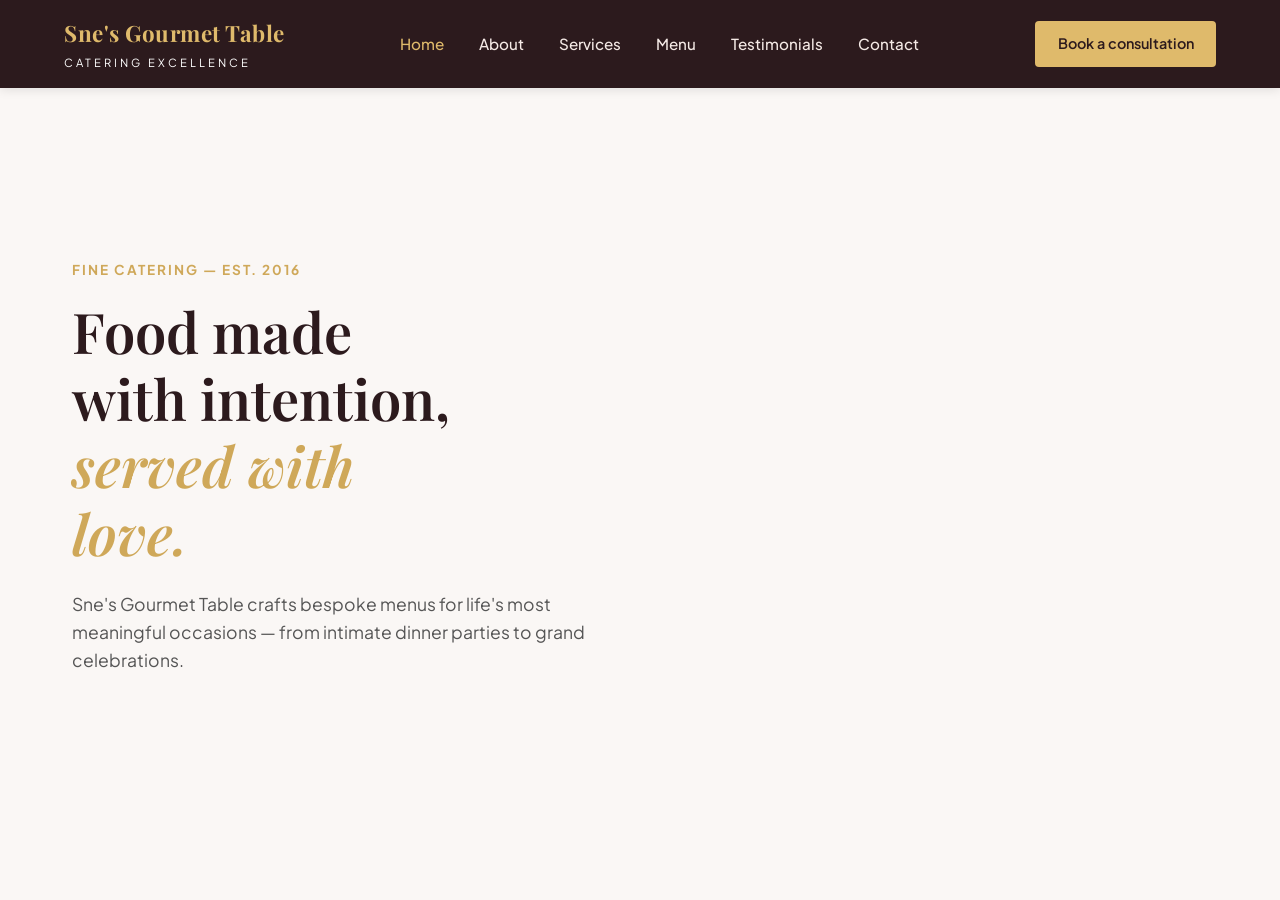
<file: index.html>
<!DOCTYPE html>
<html lang="en">
<head>
    <meta charset="UTF-8">
    <meta name="viewport" content="width=device-width, initial-scale=1.0">
    <title>Sne's Gourmet Table | Home</title>
    <!-- Google Fonts Links -->
    <link rel="preconnect" href="https://fonts.googleapis.com">
    <link rel="preconnect" href="https://fonts.gstatic.com" crossorigin>
    <link href="https://fonts.googleapis.com/css2?family=Playfair+Display:ital,wght@0,400..700;1,400..700&family=Plus+Jakarta+Sans:wght@300;400;500;600;700&display=swap" rel="stylesheet">
    <!-- Cleaned CSS directory path -->
    <link rel="stylesheet" href="./css/style.css">
</head>
<body>
    <!-- Navigation Bar -->
    <header class="navbar">
        <div class="logo">
            <a href="index.html" class="logo-link">
                <span class="brand-name">Sne's Gourmet Table</span>
                <span class="tagline">CATERING EXCELLENCE</span>
            </a>
        </div>
        <nav class="nav-links">
            <a href="index.html" class="active-nav">Home</a>
            <a href="about.html">About</a>
            <a href="services.html">Services</a>
            <a href="menu.html">Menu</a>
            <a href="testimonials.html">Testimonials</a>
            <a href="contact.html">Contact</a>
        </nav>
        <a href="contact.html" class="btn-consultation">Book a consultation</a>
    </header>

    <!-- Hero Section -->
    <main class="hero">
        <div class="hero-content">
            <p class="hero-sub">FINE CATERING — EST. 2016</p>
            <h1 class="hero-title">Food made <br> with intention, <br> <span class="italic-text">served with <br> love.</span></h1>
            <p class="hero-description">Sne's Gourmet Table crafts bespoke menus for life's most meaningful occasions — from intimate dinner parties to grand celebrations.</p>
        </div>
        <div class="hero-image"></div>
    </main>

    <script src="script.js"></script>
</body>
</html>
</file>
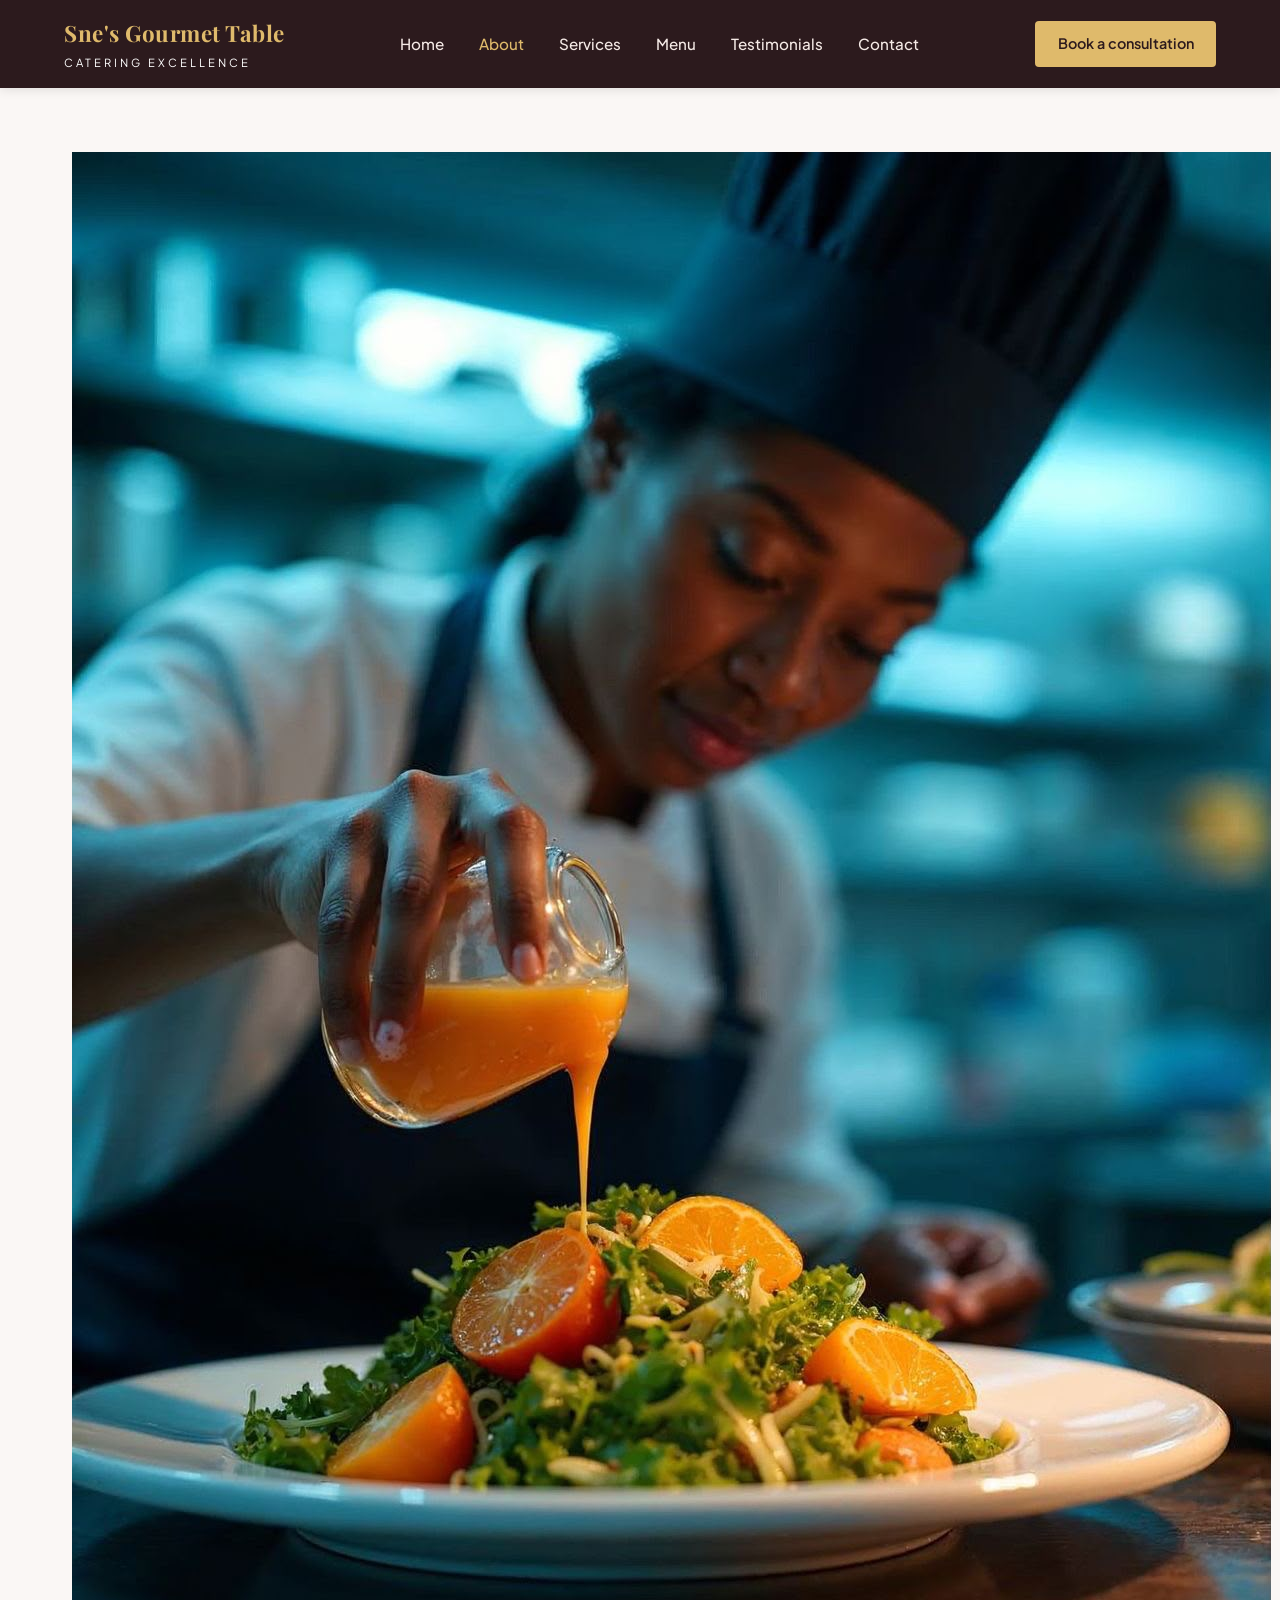
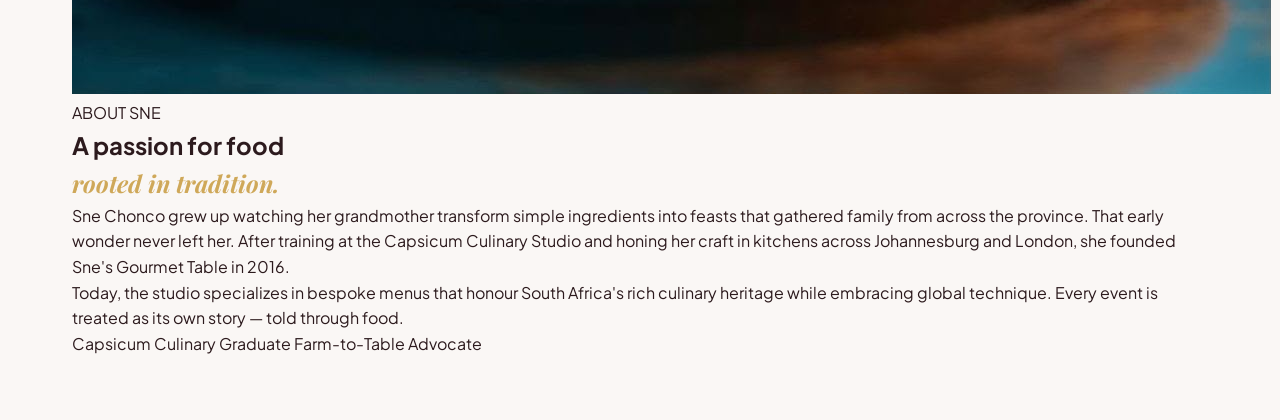
<file: about.html>
<!DOCTYPE html>
<html lang="en">
<head>
    <meta charset="UTF-8">
    <meta name="viewport" content="width=device-width, initial-scale=1.0">
    <title>About Sne | Sne's Gourmet Table</title>
    <!-- Google Fonts Links -->
    <link rel="preconnect" href="https://fonts.googleapis.com">
    <link rel="preconnect" href="https://fonts.gstatic.com" crossorigin>
    <link href="https://fonts.googleapis.com/css2?family=Playfair+Display:ital,wght@0,400..700;1,400..700&family=Plus+Jakarta+Sans:wght@300;400;500;600;700&display=swap" rel="stylesheet">
    <link rel="stylesheet" href="./css/style.css">
</head>
<body>

    <!-- Navigation Bar -->
    <header class="navbar">
        <div class="logo">
            <a href="index.html" class="logo-link">
                <span class="brand-name">Sne's Gourmet Table</span>
                <span class="tagline">CATERING EXCELLENCE</span>
            </a>
        </div>
        <nav class="nav-links">
            <a href="index.html">Home</a>
            <a href="about.html" class="active-nav">About</a>
            <a href="services.html">Services</a>
            <a href="menu.html">Menu</a>
            <a href="testimonials.html">Testimonials</a>
            <a href="contact.html">Contact</a>
        </nav>
        <a href="contact.html" class="btn-consultation">Book a consultation</a>
    </header>

    <!-- About Section -->
    <main class="about-section">
        <!-- Section 3.3: Optimized Responsive Image Using Picture Element pointing to local file -->
        <div class="about-image-container">
            <picture>
                <!-- Desktop Viewport Image Resolution Reference -->
                <source srcset="./images/chef-cooking.jpeg" media="(min-width: 769px)">
                <!-- Bandwidth-optimized resource layout provided for tablet/mobile viewports -->
                <source srcset="./images/chef-cooking.jpeg" media="(max-width: 768px)">
                <!-- Fallback local image setup matching sizes attribute layout instructions -->
                <img src="./images/chef-cooking.jpeg" 
                     sizes="(max-width: 768px) 100vw, 50vw" 
                     alt="Sne Chonco cooking in the kitchen" 
                     class="about-image">
            </picture>
        </div>
        
        <div class="about-content">
            <p class="about-sub">ABOUT SNE</p>
            <h2 class="about-title">
                A passion for food <br>
                <span class="italic-text">rooted in tradition.</span>
            </h2>
            <p class="about-paragraph">
                Sne Chonco grew up watching her grandmother transform simple ingredients into feasts that gathered family from across the province. That early wonder never left her. After training at the Capsicum Culinary Studio and honing her craft in kitchens across Johannesburg and London, she founded Sne's Gourmet Table in 2016.
            </p>
            <p class="about-paragraph">
                Today, the studio specializes in bespoke menus that honour South Africa's rich culinary heritage while embracing global technique. Every event is treated as its own story — told through food.
            </p>
            <div class="about-badges">
                <span class="badge">Capsicum Culinary Graduate</span>
                <span class="badge">Farm-to-Table Advocate</span>
            </div>
        </div>
    </main>

    <script src="script.js"></script>
</body>
</html>
</file>
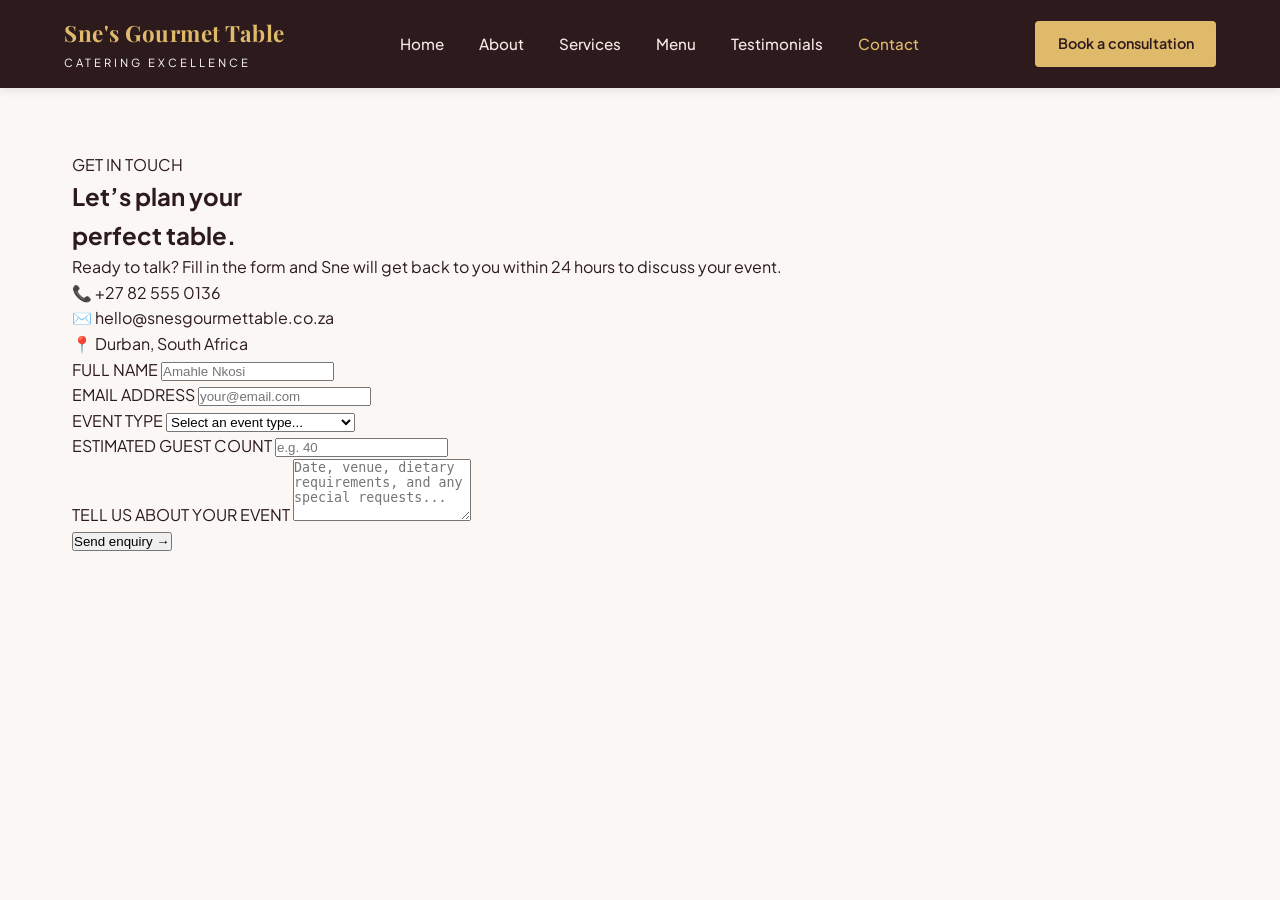
<file: contact.html>
<!DOCTYPE html>
<html lang="en">
<head>
    <meta charset="UTF-8">
    <meta name="viewport" content="width=device-width, initial-scale=1.0">
    <title>Contact Us | Sne's Gourmet Table</title>
    <!-- Google Fonts Links -->
    <link rel="preconnect" href="https://fonts.googleapis.com">
    <link rel="preconnect" href="https://fonts.gstatic.com" crossorigin>
    <link href="https://fonts.googleapis.com/css2?family=Playfair+Display:ital,wght@0,400..700;1,400..700&family=Plus+Jakarta+Sans:wght@300;400;500;600;700&display=swap" rel="stylesheet">
    <link rel="stylesheet" href="./css/style.css">
</head>
<body>

    <!-- Navigation Bar -->
    <header class="navbar">
        <div class="logo">
            <a href="index.html" class="logo-link">
                <span class="brand-name">Sne's Gourmet Table</span>
                <span class="tagline">CATERING EXCELLENCE</span>
            </a>
        </div>
        <nav class="nav-links">
            <a href="index.html">Home</a>
            <a href="about.html">About</a>
            <a href="services.html">Services</a>
            <a href="menu.html">Menu</a>
            <a href="testimonials.html">Testimonials</a>
            <a href="contact.html" class="active-nav">Contact</a>
        </nav>
        <a href="contact.html" class="btn-consultation">Book a consultation</a>
    </header>

    <!-- Contact Section -->
    <main class="contact-section">
        <div class="contact-container">
            <div class="contact-info">
                <p class="contact-sub">GET IN TOUCH</p>
                <h2 class="contact-title">Let’s plan your<br>perfect table.</h2>
                <p class="contact-description">
                    Ready to talk? Fill in the form and Sne will get back to you within 24 hours to discuss your event.
                </p>
                <div class="info-details-list">
                    <div class="info-item">
                        <span class="info-icon">📞</span>
                        <a href="tel:+27825550136">+27 82 555 0136</a>
                    </div>
                    <div class="info-item">
                        <span class="info-icon">✉️</span>
                        <a href="mailto:hello@snesgourmettable.co.za">hello@snesgourmettable.co.za</a>
                    </div>
                    <div class="info-item">
                        <span class="info-icon">📍</span>
                        <span>Durban, South Africa</span>
                    </div>
                </div>
            </div>

            <div class="contact-form-wrapper">
                <form class="consultation-form">
                    <div class="form-row-2col">
                        <div class="form-group">
                            <label for="fullname">FULL NAME</label>
                            <input type="text" id="fullname" placeholder="Amahle Nkosi" required>
                        </div>
                        <div class="form-group">
                            <label for="email">EMAIL ADDRESS</label>
                            <input type="email" id="email" placeholder="your@email.com" required>
                        </div>
                    </div>
                    <div class="form-group">
                        <label for="event-type">EVENT TYPE</label>
                        <select id="event-type" required>
                            <option value="" disabled selected>Select an event type...</option>
                            <option value="intimate">Intimate Gathering</option>
                            <option value="professional">Professional Occasion</option>
                            <option value="wedding">Your Special Day (Wedding)</option>
                        </select>
                    </div>
                    <div class="form-group">
                        <label for="guest-count">ESTIMATED GUEST COUNT</label>
                        <input type="number" id="guest-count" placeholder="e.g. 40">
                    </div>
                    <div class="form-group">
                        <label for="message">TELL US ABOUT YOUR EVENT</label>
                        <textarea id="message" rows="4" placeholder="Date, venue, dietary requirements, and any special requests..."></textarea>
                    </div>
                    <button type="submit" class="btn-submit">
                        Send enquiry <span class="arrow">→</span>
                    </button>
                </form>
            </div>
        </div>
    </main>

    <script src="script.js"></script>
</body>
</html>
</file>
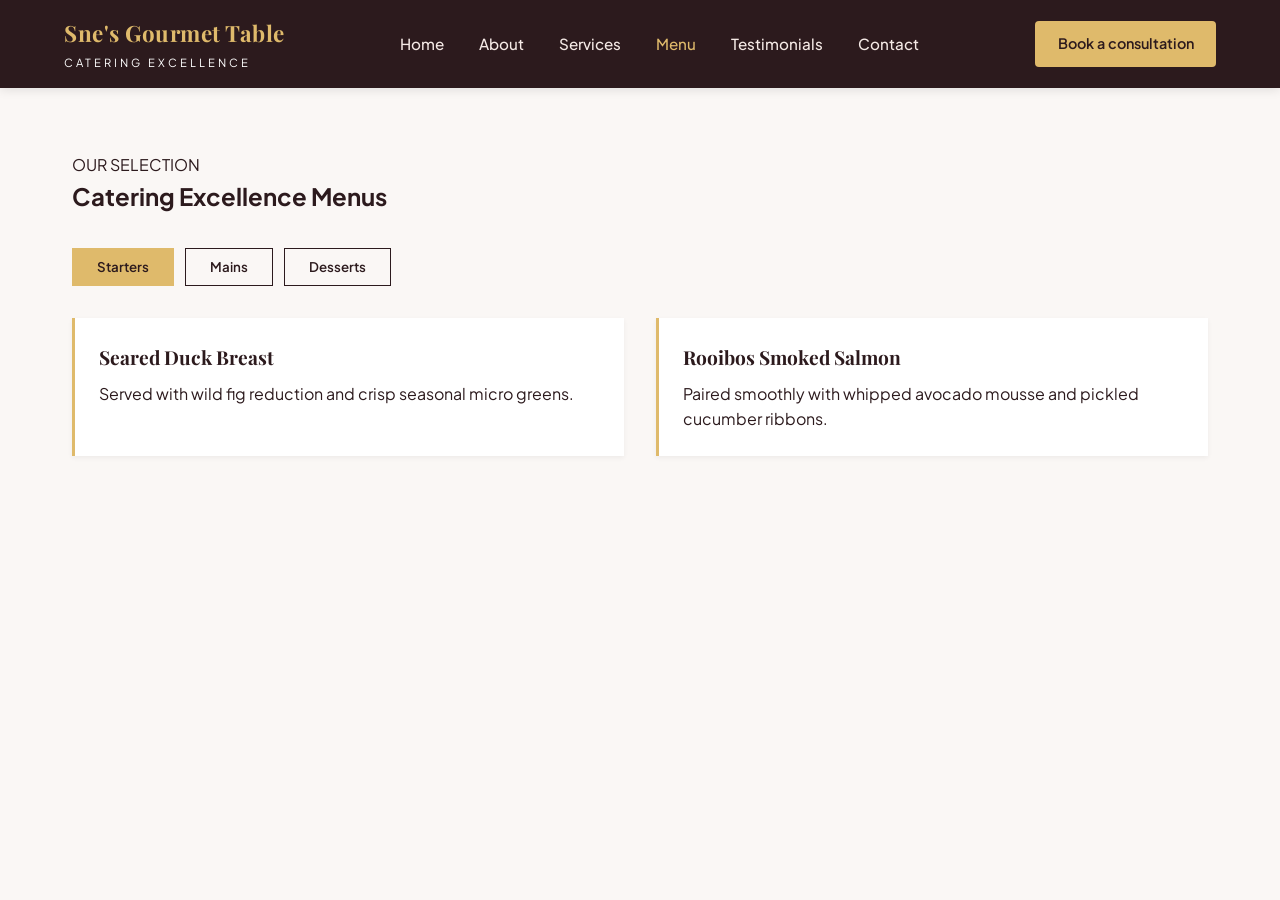
<file: menu.html>
<!DOCTYPE html>
<html lang="en">
<head>
    <meta charset="UTF-8">
    <meta name="viewport" content="width=device-width, initial-scale=1.0">
    <title>Menu | Sne's Gourmet Table</title>
    <!-- Google Fonts Links -->
    <link rel="preconnect" href="https://fonts.googleapis.com">
    <link rel="preconnect" href="https://fonts.gstatic.com" crossorigin>
    <link href="https://fonts.googleapis.com/css2?family=Playfair+Display:ital,wght@0,400..700;1,400..700&family=Plus+Jakarta+Sans:wght@300;400;500;600;700&display=swap" rel="stylesheet">
    <link rel="stylesheet" href="./css/style.css">
</head>
<body>

    <!-- Navigation Bar -->
    <header class="navbar">
        <div class="logo">
            <a href="index.html" class="logo-link">
                <span class="brand-name">Sne's Gourmet Table</span>
                <span class="tagline">CATERING EXCELLENCE</span>
            </a>
        </div>
        <nav class="nav-links">
            <a href="index.html">Home</a>
            <a href="about.html">About</a>
            <a href="services.html">Services</a>
            <a href="menu.html" class="active-nav">Menu</a>
            <a href="testimonials.html">Testimonials</a>
            <a href="contact.html">Contact</a>
        </nav>
        <a href="contact.html" class="btn-consultation">Book a consultation</a>
    </header>

    <!-- Menu Section -->
    <main class="menu-section">
        <header class="menu-header">
            <p class="menu-sub">OUR SELECTION</p>
            <h2 class="menu-title">Catering Excellence Menus</h2>
            <!-- Filter Tabs linked to script.js -->
            <div class="menu-tabs">
                <button class="tab-btn active" data-category="starters">Starters</button>
                <button class="tab-btn" data-category="mains">Mains</button>
                <button class="tab-btn" data-category="desserts">Desserts</button>
            </div>
        </header>

        <!-- Starters Category Wrapper -->
        <div id="starters" class="menu-category-group active-category">
            <div class="menu-grid">
                <article class="menu-item-card">
                    <h4>Seared Duck Breast</h4>
                    <p>Served with wild fig reduction and crisp seasonal micro greens.</p>
                </article>
                <article class="menu-item-card">
                    <h4>Rooibos Smoked Salmon</h4>
                    <p>Paired smoothly with whipped avocado mousse and pickled cucumber ribbons.</p>
                </article>
            </div>
        </div>

        <!-- Mains Category Wrapper -->
        <div id="mains" class="menu-category-group">
            <div class="menu-grid">
                <article class="menu-item-card">
                    <h4>Karoo Lamb Cutlets</h4>
                    <p>Herb-crusted roasted cutlets served alongside sweet root vegetable purée.</p>
                </article>
                <article class="menu-item-card">
                    <h4>Sustainably Sourced Linefish</h4>
                    <p>Pan-fried crisp and finished beautifully with a velvety saffron broth reduction.</p>
                </article>
            </div>
        </div>

        <!-- Desserts Category Wrapper -->
        <div id="desserts" class="menu-category-group">
            <div class="menu-grid">
                <article class="menu-item-card">
                    <h4>Deconstructed Milk Tart</h4>
                    <p>Cinnamon pastry shards nested gracefully in a rich vanilla bean custard base.</p>
                </article>
            </div>
        </div>
    </main>

    <script src="script.js"></script>
</body>
</html>
</file>
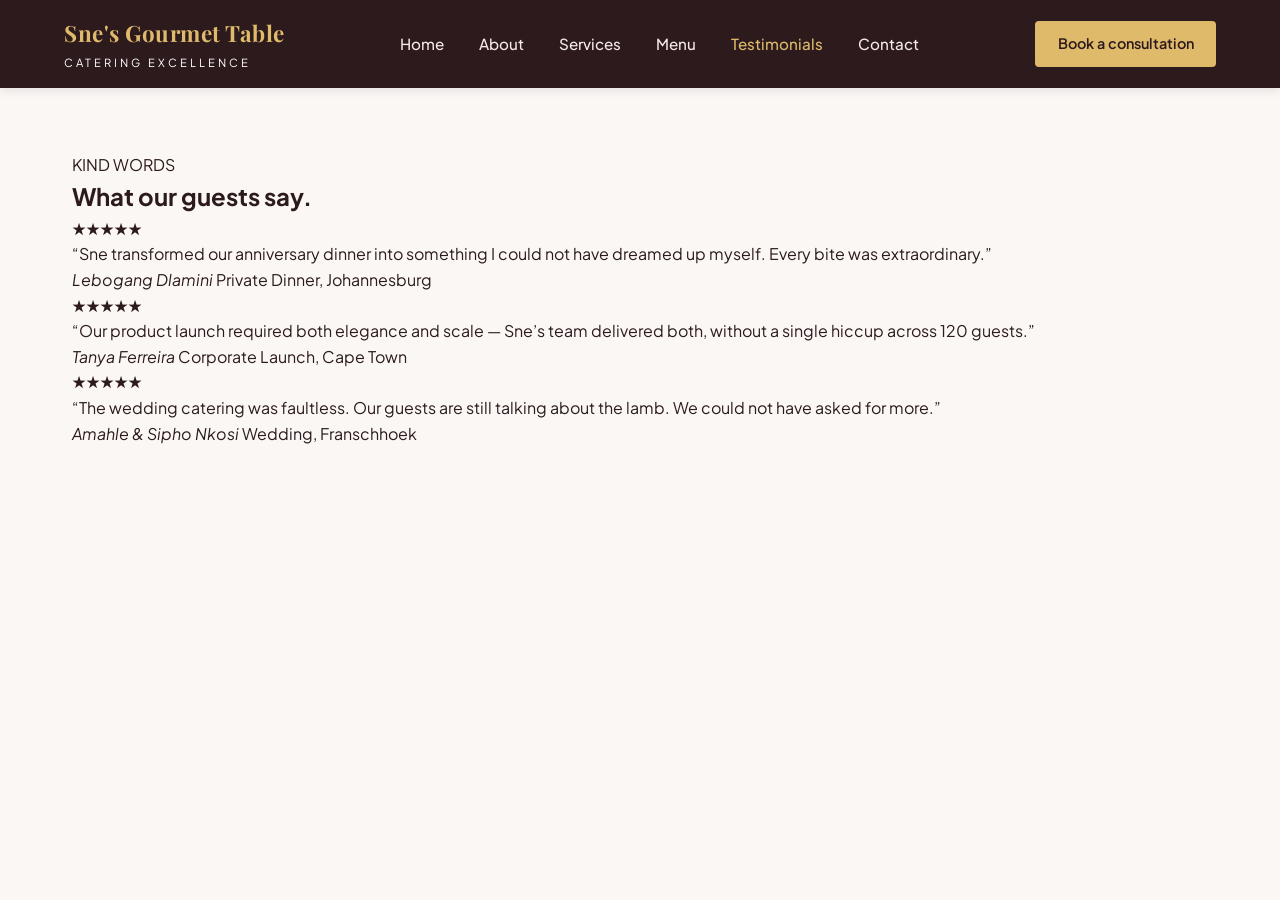
<file: testimonials.html>
<!DOCTYPE html>
<html lang="en">
<head>
    <meta charset="UTF-8">
    <meta name="viewport" content="width=device-width, initial-scale=1.0">
    <title>Testimonials | Sne's Gourmet Table</title>
    <!-- Google Fonts Links -->
    <link rel="preconnect" href="https://fonts.googleapis.com">
    <link rel="preconnect" href="https://fonts.gstatic.com" crossorigin>
    <link href="https://fonts.googleapis.com/css2?family=Playfair+Display:ital,wght@0,400..700;1,400..700&family=Plus+Jakarta+Sans:wght@300;400;500;600;700&display=swap" rel="stylesheet">
    <link rel="stylesheet" href="./css/style.css">
</head>
<body>

    <!-- Navigation Bar -->
    <header class="navbar">
        <div class="logo">
            <a href="index.html" class="logo-link">
                <span class="brand-name">Sne's Gourmet Table</span>
                <span class="tagline">CATERING EXCELLENCE</span>
            </a>
        </div>
        <nav class="nav-links">
            <a href="index.html">Home</a>
            <a href="about.html">About</a>
            <a href="services.html">Services</a>
            <a href="menu.html">Menu</a>
            <a href="testimonials.html" class="active-nav">Testimonials</a>
            <a href="contact.html">Contact</a>
        </nav>
        <a href="contact.html" class="btn-consultation">Book a consultation</a>
    </header>

    <!-- Testimonials Section -->
    <main class="testimonials-section">
        <header class="testimonials-header">
            <p class="testimonials-sub">KIND WORDS</p>
            <h2 class="testimonials-title">What our guests say.</h2>
        </header>

        <div class="testimonials-grid">
            <blockquote class="testimonial-card">
                <div class="star-rating">★★★★★</div>
                <p class="quote-text">
                    “Sne transformed our anniversary dinner into something I could not have dreamed up myself. Every bite was extraordinary.”
                </p>
                <footer class="quote-author">
                    <cite class="author-name">Lebogang Dlamini</cite>
                    <span class="author-meta">Private Dinner, Johannesburg</span>
                </footer>
            </blockquote>

            <blockquote class="testimonial-card">
                <div class="star-rating">★★★★★</div>
                <p class="quote-text">
                    “Our product launch required both elegance and scale — Sne’s team delivered both, without a single hiccup across 120 guests.”
                </p>
                <footer class="quote-author">
                    <cite class="author-name">Tanya Ferreira</cite>
                    <span class="author-meta">Corporate Launch, Cape Town</span>
                </footer>
            </blockquote>

            <blockquote class="testimonial-card">
                <div class="star-rating">★★★★★</div>
                <p class="quote-text">
                    “The wedding catering was faultless. Our guests are still talking about the lamb. We could not have asked for more.”
                </p>
                <footer class="quote-author">
                    <cite class="author-name">Amahle & Sipho Nkosi</cite>
                    <span class="author-meta">Wedding, Franschhoek</span>
                </footer>
            </blockquote>
        </div>
    </main>

    <script src="script.js"></script>
</body>
</html>
</file>
<file: css/style.css>
/* ========================================================
   1. GLOBAL RESET & BASE STYLES
   ======================================================== */
* {
    margin: 0;
    padding: 0;
    box-sizing: border-box;
}

body {
    font-family: 'Plus Jakarta Sans', sans-serif;
    line-height: 1.6;
    background-color: #faf7f5;
    color: #2c1a1d;
}

a {
    text-decoration: none;
    color: inherit;
}

/* ========================================================
   2. NAVBAR NAVIGATION
   ======================================================== */
.navbar {
    background-color: #2c1a1d; /* Premium deep burgundy */
    position: sticky;
    top: 0;
    z-index: 1000;
    display: flex;
    justify-content: space-between;
    align-items: center;
    padding: 1rem 5%;
    box-shadow: 0 2px 10px rgba(0, 0, 0, 0.1);
}

.logo-link {
    display: flex;
    flex-direction: column;
}

.brand-name {
    font-family: 'Playfair Display', serif;
    color: #dfba6b; /* Luxury gold layout */
    font-size: 1.4rem;
    font-weight: 700;
    letter-spacing: 0.5px;
}

.tagline {
    color: #ffffff;
    font-size: 0.7rem;
    letter-spacing: 3px;
    margin-top: 2px;
}

.nav-links a {
    color: #f5eae6;
    font-size: 0.95rem;
    margin: 0 1rem;
    font-weight: 500;
    transition: color 0.3s;
}

.nav-links a:hover, .nav-links a.active-nav {
    color: #dfba6b;
}

.btn-consultation {
    background-color: #dfba6b;
    color: #2c1a1d;
    padding: 0.7rem 1.4rem;
    font-weight: 600;
    font-size: 0.9rem;
    border-radius: 4px;
    transition: background-color 0.3s;
}

.btn-consultation:hover {
    background-color: #cfa859;
}

/* ========================================================
   3. HERO AREA
   ======================================================== */
.hero {
    max-width: 1200px;
    margin: 4rem auto;
    padding: 0 2rem;
    display: flex;
    align-items: center;
    gap: 4rem;
    min-height: 70vh;
}

.hero-content {
    flex: 1;
}

.hero-sub {
    color: #cfa859;
    font-weight: 700;
    letter-spacing: 2px;
    font-size: 0.85rem;
    margin-bottom: 1rem;
}

.hero-title {
    font-family: 'Playfair Display', serif;
    font-size: 3.5rem;
    line-height: 1.2;
    color: #2c1a1d;
    font-weight: 600;
}

.italic-text {
    font-family: 'Playfair Display', serif;
    font-style: italic;
    color: #cfa859;
}

.hero-description {
    margin-top: 1.5rem;
    font-size: 1.1rem;
    color: #555555;
    max-width: 520px;
}

/* ========================================================
   4. LAYOUT SECTIONS & TAB SWITCHER STYLING
   ======================================================== */
.about-section, .services-section, .menu-section, .testimonials-section, .contact-section {
    max-width: 1200px;
    margin: 4rem auto;
    padding: 0 2rem;
}

/* Hide all category groups by default */
.menu-category-group {
    display: none;
    margin-top: 2rem;
}

/* Display active category group */
.menu-category-group.active-category {
    display: block;
}

.menu-tabs {
    margin: 2rem 0;
}

.tab-btn {
    background-color: transparent;
    border: 1px solid #2c1a1d;
    color: #2c1a1d;
    padding: 0.6rem 1.5rem;
    font-family: 'Plus Jakarta Sans', sans-serif;
    font-weight: 600;
    cursor: pointer;
    margin-right: 0.5rem;
    transition: all 0.3s;
}

.tab-btn:hover, .tab-btn.active {
    background-color: #dfba6b;
    border-color: #dfba6b;
    color: #2c1a1d;
}

.menu-grid {
    display: grid;
    grid-template-columns: repeat(auto-fit, minmax(300px, 1fr));
    gap: 2rem;
}

.menu-item-card {
    background: #ffffff;
    padding: 1.5rem;
    border-left: 3px solid #dfba6b;
    box-shadow: 0 2px 5px rgba(0,0,0,0.05);
}

.menu-item-card h4 {
    font-family: 'Playfair Display', serif;
    font-size: 1.2rem;
    margin-bottom: 0.5rem;
}

/* ========================================================
   5. MEDIA BREAKPOINTS (Responsive Flow)
   ======================================================== */
@media (max-width: 768px) {
    .navbar {
        flex-direction: column;
        gap: 1.2rem;
        padding: 1.5rem 1rem;
    }
    
    .nav-links {
        display: flex;
        flex-direction: column;
        gap: 0.8rem;
        text-align: center;
    }

    .hero {
        flex-direction: column;
        text-align: center;
        margin: 2rem auto;
        gap: 2rem;
    }

    .hero-title {
        font-size: 2.5rem;
    }
}
</file>
